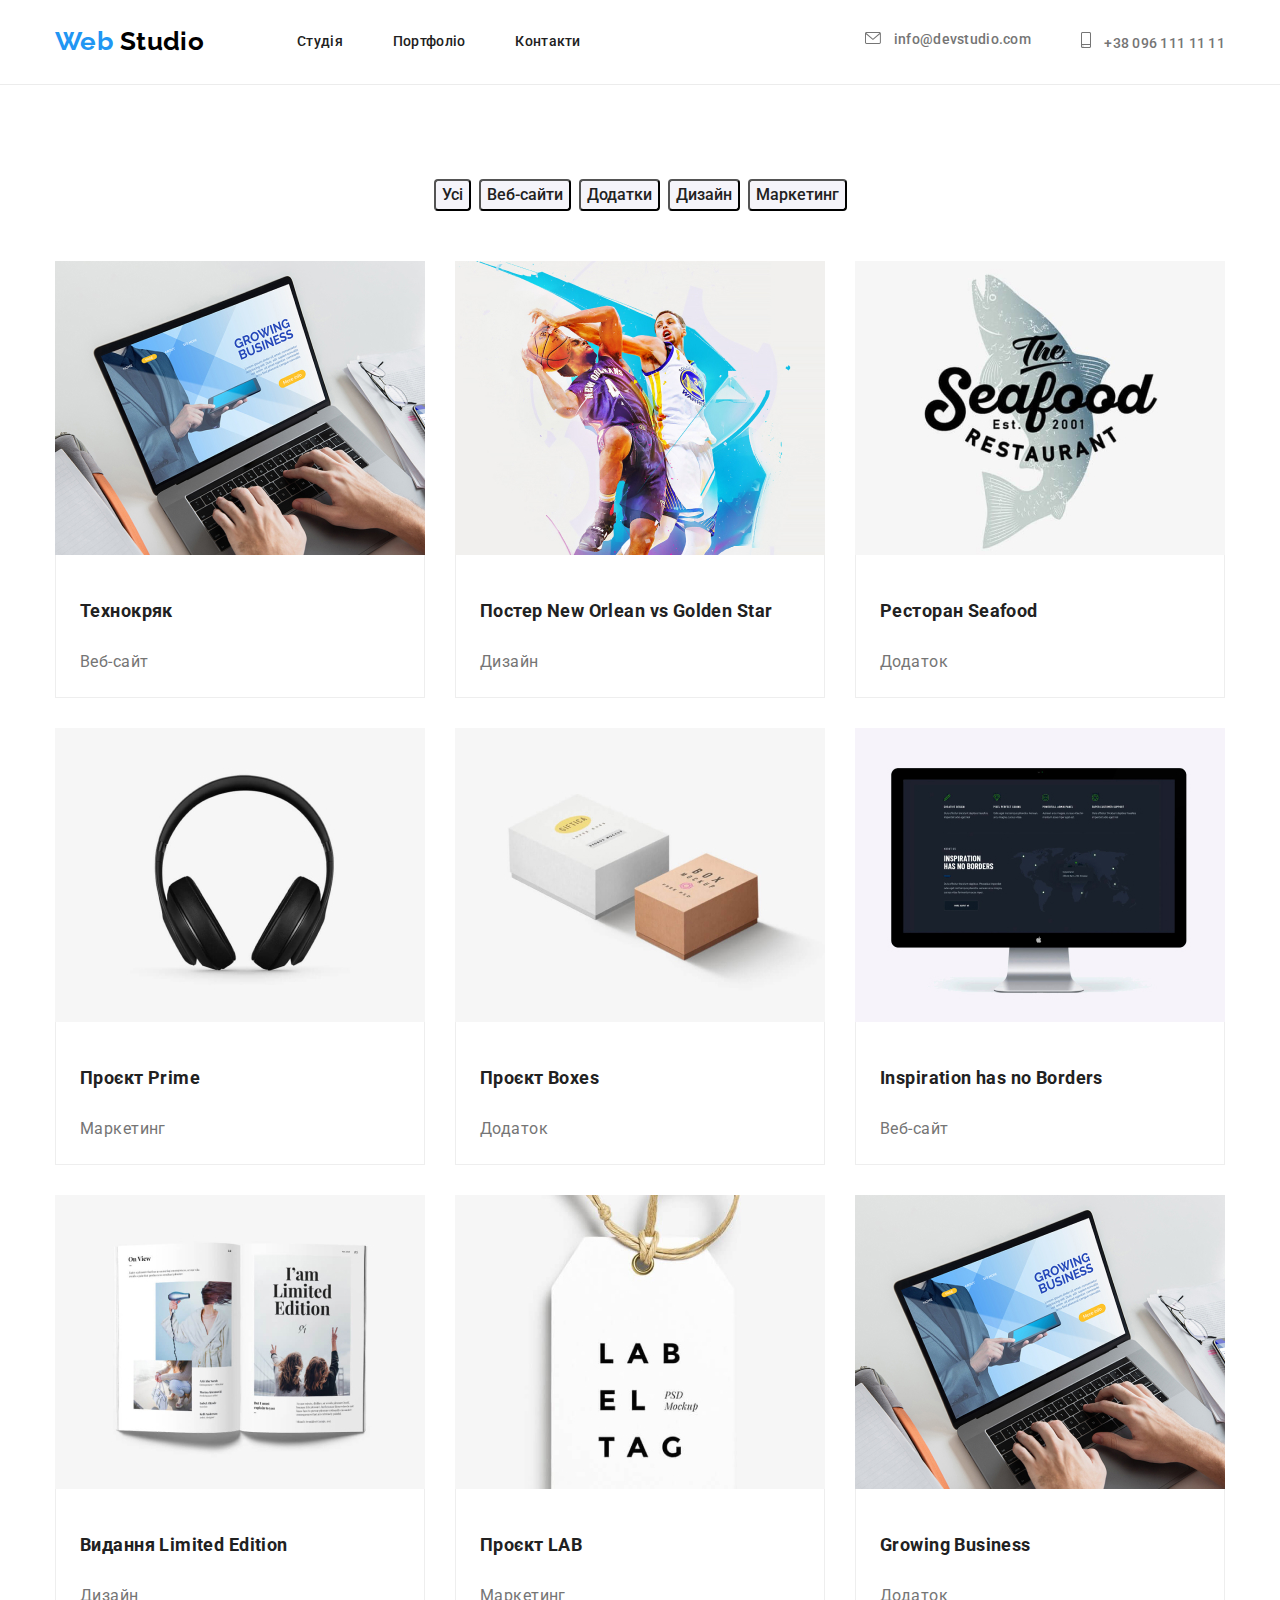
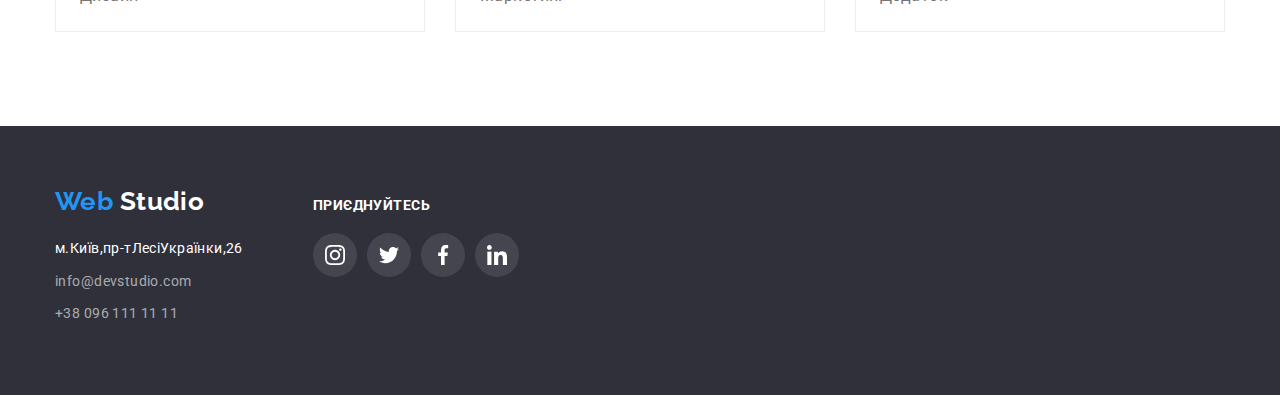
<file: portfolio.html>
<!DOCTYPE html>
<html lang="en">
<head>
    <meta charset="UTF-8">
    <meta http-equiv="X-UA-Compatible" content="IE=edge">
    <meta name="viewport" content="width=device-width, initial-scale=1.0">
    <link rel="preconnect" href="https://fonts.googleapis.com">
    <link rel="preconnect" href="https://fonts.gstatic.com" crossorigin>
    <link href="https://fonts.googleapis.com/css2?family=Raleway:wght@700&family=Roboto:wght@400;500;700;900&display=swap" rel="stylesheet">
    <link rel="stylesheet" href="https://cdnjs.cloudflare.com/ajax/libs/modern-normalize/1.1.0/modern-normalize.min.css">
    <title>Document</title>
    <link rel="stylesheet" href="./css/styles.css">
</head>

<body>

    <!--Шапка сайту-->
<header class="header">

    <nav class="container main-nav">

        <a class="logo-index" href="./index.html">
            <p class="logo"> Web <span class="logo-white">Studio</span> </p>
        </a>

        <ul class="site-nav lyst">
            <li class="nav-item"><a href="./index.html" class="nav-lyst">Студія</a></li>
            <li class="nav-item"><a href="./portfolio.html" class="nav-lyst">Портфоліо</a></li>
            <li class="nav-item"><a href="" class="nav-lyst">Контакти</a></li>
        </ul>



        <ul class="site-nav-contact lyst">
            <li class="nav-item mail-item">
                
                <a class="site-nav-mail" href="mailto:info@devstudio.com" > 
                    <svg class="site-nav-envelopes">
                    <use href="./images/symbol-defs.svg#icon-envelope"></use>
                </svg> info@devstudio.com</a>
            </li>

            <li class="nav-item cellfone">
                
                <a class="site-nav-tel" href="tel:+380961111111">
                     <svg class="site-nav-smartphone">
                    <use href="./images/symbol-defs.svg#icon-smartphone"></use>
                </svg> +38 096 111 11 11</a>
            </li>
        </ul>


    </nav>
</header>


<main >
<section class="section">
    <!--Особливості-->
  <div class="container">
    <h1 class="visually-hidden">Особливості</h1>
    <!--Filtres-->

    <ul class="button lyst">
        <li class="button-about"> <button type="button" class="button-lyst"> Усі </button>    </li>
        <li class="button-about"> <button type="button" class="button-lyst"> Веб-сайти </button>    </li>
        <li class="button-about"> <button type="button" class="button-lyst"> Додатки </button>   </li>
        <li class="button-about"> <button type="button" class="button-lyst"> Дизайн </button>   </li>
        <li class="button-about"> <button type="button" class="button-lyst"> Маркетинг</button>   </li>
    </ul>
    </div>
    

    <!--Portfolio-->
<div class="container">
    <ul class="pf-about lyst">

        <li class="pf-elements"> <a class="lyst" href=""> <img src="./images/imgp8.jpg" alt="Growing Business" width="370"
                    height="294">
                <div class="pf-coctent">
                    <h3 class="pf-title">Технокряк</h3>
                    <p class="pf-lyst">Веб-сайт</p> </a>
            </div>
        </li>

        <li class="pf-elements"> 
             <a class="lyst" href=""> <img src="./images/imgp1.jpg" alt="Постер New Orlean vs Golden Star" width="370" height="294">
              <div class="pf-coctent">
        <h3 class="pf-title">Постер New Orlean vs Golden Star</h3>
        <p class="pf-lyst">Дизайн</p> </a>
        </div>
        </li>

        <li class="pf-elements">  <a class="lyst" href=""> <img src="./images/imgp2.jpg" alt="Ресторан Seafood" width="370" height="294">
              <div class="pf-coctent">
        <h3 class="pf-title">Ресторан Seafood</h3>
        <p class="pf-lyst">Додаток</p> </a>
        </div>

        </li>

        <li class="pf-elements">  <a class="lyst" href=""> <img src="./images/imgp3.jpg" alt="Проєкт Prime" width="370" height="294">
              <div class="pf-coctent">
        <h3 class="pf-title">Проєкт Prime</h3>
        <p class="pf-lyst">Маркетинг</p> </a>
        </div>
        </li>

        <li class="pf-elements">  <a class="lyst" href=""> <img src="./images/imgp4.jpg" alt="Проєкт Boxes" width="370" height="294">
              <div class="pf-coctent">
        <h3 class="pf-title">Проєкт Boxes</h3>
        <p class="pf-lyst">Додаток</p> </a> 
        </div>
        </li>

        <li class="pf-elements">  <a class="lyst" href=""> <img src="./images/imgp5.jpg" alt="Inspiration has no Borders" width="370" height="294">
              <div class="pf-coctent">
        <h3 class="pf-title">Inspiration has no Borders</h3>
        <p class="pf-lyst">Веб-сайт</p> </a>
        </div>
        </li>

        <li class="pf-elements">  <a class="lyst" href=""> <img src="./images/imgp6.jpg" alt="Видання Limited Edition" width="370" height="294">
              <div class="pf-coctent">
        <h3 class="pf-title">Видання Limited Edition</h3>
        <p class="pf-lyst">Дизайн</p> </a> 
        </div>
        </li>

        <li class="pf-elements">  <a class="lyst" href=""> <img src="./images/imgp7.jpg" alt="Проєкт LAB" width="370" height="294">
              <div class="pf-coctent">
        <h3 class="pf-title">Проєкт LAB</h3>
        <p class="pf-lyst">Маркетинг</p> </a>   
        </div>
        </li>

        <li class="pf-elements">  <a class="lyst" href=""> <img src="./images/imgp8.jpg" alt="Growing Business" width="370" height="294">
              <div class="pf-coctent">
        <h3 class="pf-title">Growing Business</h3>
        <p class="pf-lyst">Додаток</p> </a>
        </div>
            
        </li>
    </ul>
</div>

</section>

</main>

<!---------------Підвал---------------->

<footer class="footer">
    <div class="container footer-title">
        <div class="address">

            <a class="logo-index" href="">
                <p class="logo"> Web <span class="logo-studio">Studio</span> </p>
            </a>

            <address>
                <ul class="address lyst">
                    <li class="addres-about addres-top"><a
                            href="https://www.google.com/maps/search/,26+maps/@50.4728094,30.4184101,12z/data=!3m1!4b1"
                            class="maps">м.Київ,пр-тЛесіУкраїнки,26 </a></li>
                    <li class="addres-about"><a href="mailto:info@devstudio.com"
                            class="address-title">info@devstudio.com</a></li>
                    <li class="addres-about"><a href="tel:+380961111111" class="address-title">+38 096 111 11 11</a>
                    </li>
                </ul>

            </address>
        </div>


        <!----------Приєднуйтесь------------->



        <div class="join">

            <div>

                <h2 class="join-title">Приєднуйтесь</h2>

                <ul class="join-list">

                    <a class="join-button" href="">
                        <svg class="join-icon">
                            <use href="./images/symbol-defs.svg#icon-instagram"></use>
                        </svg> </a>

                    <a class="join-button" href="">
                        <svg class="join-icon">
                            <use href="./images/symbol-defs.svg#icon-twitter"></use>
                        </svg> </a>

                    <a class="join-button" href="">
                        <svg class="join-icon">
                            <use href="./images/symbol-defs.svg#icon-facebook"></use>
                        </svg> </a>

                    <a class="join-button" href="">
                        <svg class="join-icon">
                            <use href="./images/symbol-defs.svg#icon-linkedin"></use>
                        </svg> </a>


                </ul>

            </div>
        </div>
    </div>
</footer>


</body>
</html>
</file>
<file: css/styles.css>
:root {
  --main-color-text: #757575;
  --title-color: #212121;
  --accent-color: #2196f3;
}

body {
  background-color: #ffffff;
  font-family: "Roboto", sans-serif;
  font-style: normal;
  font-weight: 400;
  font-size: 14px;
  line-height: 1.7;
  letter-spacing: 0.03em;
  margin: 0 auto;

  color: var(--main-color-text);
}

img {
  display: block;
  max-width: 100%;
  height: auto;
}

.container {
  margin-left: auto;
  margin-right: auto;
  width: 1200px;
  padding-left: 15px;
  padding-right: 15px;
}

/* Утиліт для скидування точок */
.lyst {
  text-decoration: none;
  list-style: none;
  margin: 0;
  padding: 0;
}

.visually-hidden {
  position: absolute;
  width: 1px;
  height: 1px;
  margin: -1px;
  border: 0;
  padding: 0;
  white-space: nowrap;
  clip-path: inset(100%);
  clip: rect(0 0 0 0);
  overflow: hidden;
}

/* ul {
    list-style: none;
} */

.header {
  border-bottom: 1px solid #ececec;
}

/* Styling Logo */

.logo-index {
  text-decoration: none;
}

.logo {
  font-family: Raleway, cursive;
  font-weight: 700;
  font-size: 26px;
  line-height: 1.2;
  color: var(--accent-color);
  margin-top: 0;
  margin-bottom: 0;
}

.logo-white {
  font-family: Raleway, cursive;
  font-weight: 700;
  font-size: 26px;
  line-height: 1.2;

  color: #000000;
}
.logo-studio {
  font-family: Raleway, cursive;
  font-weight: 700;
  font-size: 26px;
  line-height: 1.2;
  color: #ffffff;
}

.logo-white:hover,
.logo-white:focus {
  color: var(--accent-color);
}

.logo:hover,
.logo:focus {
  color: var(--accent-color);
}

.logo-studio:hover,
.logo-studio:focus {
  color: var(--accent-color);
}

/* main Portfolio */

/* Styling Naw */

/* mein nav */

.main-nav {
  display: flex;
  align-items: center;
}

.site-nav .nav-lyst {
  display: block;
  font-weight: 500;
  font-size: 14px;
  line-height: 1.14;
  letter-spacing: 0.02em;
  text-decoration: none;
  margin-top: 32px;
  margin-bottom: 32px;

  color: var(--title-color);
}

.site-nav .nav-lyst:hover,
.site-nav .nav-lyst:focus {
  color: var(--accent-color);
}

.site-nav {
  margin-left: 93px;
  display: flex;
}

.site-nav .nav-item:not(:last-child) {
  margin-right: 50px;
}

.site-nav-contact {
  font-weight: 500;
  font-size: 14px;
  line-height: 1.14;
  letter-spacing: 0.02em;
  margin-left: auto;
  display: flex;
}

.site-nav-contact .nav-item:not(:last-child) {
  margin-right: 50px;
}

.site-nav-contact .nav-item {
  margin-top: 32px;
  margin-bottom: 32px;
}

.site-nav-envelopes {
  fill: currentColor;
  width: 16px;
  height: 12px;
  margin-right: 10px;
}
.site-nav-smartphone {
  fill: currentColor;
  width: 10px;
  height: 16px;
  margin-right: 10px;
}

/* style contact */

.site-nav-mail,
.site-nav-tel {
  text-decoration: none;
  color: var(--main-color-text);
}

.site-nav-mail:hover,
.site-nav-mail:focus {
  color: var(--accent-color);
}

.site-nav-tel:hover,
.site-nav-tel:focus {
  color: var(--accent-color);
}

/* hero styles */

.hero-block {
  display: flex;
  justify-content: center;
}

.hero {
  padding: 200px 0;
  text-align: center;

  width: 1600px;
  height: 600px;
  background-image: linear-gradient(
      rgba(47, 48, 58, 0.4),
      rgba(47, 48, 58, 0.4)
    ),
    url(../images/Imghero1.jpg);
}

.section-bissnes {
  width: 696px;
  font-weight: 900;
  font-size: 44px;
  line-height: 1.36;
  text-transform: uppercase;
  margin: 0 auto 30px auto;
  color: #ffffff;
}

.hero-button {
  display: inline-block;
  width: 215px;
  height: 50px;
  left: 692px;
  top: 430px;

  background: var(--accent-color);
  color: #ffffff;
  box-shadow: 0px 4px 4px rgba(0, 0, 0, 0.15);
  border-radius: 4px;
  cursor: pointer;
  padding: 11px 34px;
}

/* features styling */
.features {
  justify-content: space-between;
  color: var(--title-color);
  display: flex;
  flex-wrap: wrap;
}

.features .features-about {
  width: 270px;
}

.features-pictures {
  width: 270px;
  height: 120px;
  padding: 25px;
  margin-bottom: 30px;
  background: #f5f4fa;
}

.features-title {
  margin-top: 0;
  font-weight: 700;
  font-size: 14px;
  line-height: 1.14;
}

.title {
  font-weight: 400;
  font-size: 14px;
  line-height: 1.7;
  color: var(--main-color-text);
  margin-top: 0;
  margin-bottom: 0;
}

/* section section-title styles */
.section {
  padding-top: 94px;
  padding-bottom: 94px;
  background-color: #ffffff;
  color: var(--title-color);
}

.team {
  background-color: #f5f4fa;
}

.section-title {
  font-weight: 700;
  font-size: 36px;
  line-height: 1.16;
  text-align: center;
  letter-spacing: 0.03em;
  margin-top: 0;
  margin-bottom: 50px;
}

.section-top {
  padding-top: 0;
}

.work {
  justify-content: space-between;
  display: flex;
  flex-wrap: wrap;
}

.work-list {
}

.section-about {
  justify-content: space-between;
  display: flex;
  flex-wrap: wrap;
  height: 428px;
}

.sectiont-social-list {
  width: 270px;
  background: #ffffff;
  box-shadow: 0px 1px 3px rgba(0, 0, 0, 0.12), 0px 1px 1px rgba(0, 0, 0, 0.14),
    0px 2px 1px rgba(0, 0, 0, 0.2);
  border-radius: 0px 0px 4px 4px;
}

.social-ul {
  padding: 0;
  margin: 0;
}

.social-work {
  justify-content: center;
  margin: 0;
  padding: 0;
  display: flex;
}

.social-item {
  padding: 0;
  border: 0;
  background-color: #ffffff;
  border-radius: 50%;
  width: 44px;
  height: 44px;
  margin-right: 10px;
  color: #afb1b8;
}

.social-item:hover {
  background-color: var(--accent-color);
  color: #ffffff;
}

.section-social:hover {
  fill: #ffffff;
}

.section-social {
  margin: 12px;
  width: 20px;
  height: 20px;
  fill: currentColor;
}

.section-title-team {
  font-weight: 700;
  font-size: 36px;
  line-height: 1.16;
  text-align: center;
  margin-top: 0;
  margin-bottom: 50px;
}

.section-list {
  font-weight: 500;
  font-size: 16px;
  line-height: 1.18;
  text-align: center;
  margin-top: 30px;
  margin-bottom: 10px;
}

.section-profession {
  font-weight: 400;
  font-size: 16px;
  line-height: 1.18;
  text-align: center;
  color: var(--main-color-text);
  margin-top: 0;
  margin-bottom: 16px;
}

/* Особливості Filters  */

.button .button-lyst {
  font-weight: 500;
  font-size: 16px;
  line-height: 1.6;
  border-radius: 4px;
  cursor: pointer;
  color: var(--title-color);
  background: #f5f4fa;
}

.button {
  justify-content: center;

  margin-bottom: 50px;
  display: flex;
}

.button-about {
  margin-left: 4px;
  margin-right: 4px;
}

.button .button-lyst:hover,
.button .button-lyst:focus {
  color: var(--accent-color);
  box-shadow: 0px 1px 3px rgba(0, 0, 0, 0.12), 0px 1px 1px rgba(0, 0, 0, 0.14),
    0px 2px 1px rgba(0, 0, 0, 0.2);
}

/* PORTFOLIO */

.pf-about {
  display: flex;
  flex-wrap: wrap;
  margin: -15px;
}

.pf-coctent {
  border-right: 1px solid #eeeeee;
  border-bottom: 1px solid #eeeeee;
  border-left: 1px solid #eeeeee;
  padding: 20px 24px;
}

/* .pf-elements:nth-child(3n) {
    margin-right: 0;
}

.pf-elements:nth-last-child(-n +3){
    margin-bottom: 0;
} */

.pf-elements {
  width: 370px;
  margin: 15px;
  /* margin-right: 30px;
    margin-bottom: 30px; */
}

.pf-title {
  font-weight: 700;
  font-size: 18px;
  line-height: 2;
  text-decoration: none;
  color: var(--title-color);
}
.pf-lyst {
  font-weight: 400;
  font-size: 16px;
  line-height: 30px;
  text-decoration: none;
  color: var(--main-color-text);
  margin-top: 0;
  margin-bottom: 0;
}

/* --------Постійні клієнти--------- */

.client-title {
  color: var(--title-color);
  font-weight: 700;
  font-size: 36px;
  line-height: 42px;
  text-align: center;
  letter-spacing: 0.03em;
  margin-top: 0;
  margin-bottom: 50px;
}

.client-ul {
  padding: 0;
  margin: 0;
}

.client-list {
  justify-content: space-between;
  display: flex;
  padding: 0;
  margin: 0;
}

.client-about {
  padding: 16px 32px;
  width: 170px;
  height: 92px;
  fill: #afb1b8;
  border: 1px solid #afb1b8;
  border-radius: 4px;
}
.client-about:hover {
  fill: var(--accent-color);
  border: solid 1px var(--accent-color);
}

/* Footer styling */

.footer {
  padding: 60px 0;
  background: #2f303a;
}

.maps {
  text-decoration: none;
  font-weight: 400;
  font-size: 14px;
  line-height: 1.7;
  color: #ffffff;
}

.address {
  list-style: none;
  margin: 0;
  padding: 0;
  font-style: normal;
}

.addres-about {
  margin-bottom: 9px;
}

.addres-top {
  margin-top: 20px;
}

.address-title {
  text-decoration: none;
  font-style: normal;
  font-weight: 400;
  font-size: 14px;
  line-height: 1.7;
  color: rgba(255, 255, 255, 0.6);
}

.maps:hover,
.maps:focus {
  color: var(--accent-color);
}

.address-title:hover,
.address-title:focus {
  color: var(--accent-color);
}

.join {
  margin-left: 70px;
}

.join-ul {
  padding: 0;
  margin: 0;
}

.join-title {
  font-weight: 700;
  font-size: 14px;
  line-height: 16px;
  letter-spacing: 0.03em;
  text-transform: uppercase;
  color: #ffffff;
  margin-bottom: 20px;
}

.footer-title {
  display: flex;
}

.join-list {
  display: flex;

  margin: 0;
  padding: 0;
}

.join-button {
  width: 44px;
  height: 44px;
  padding: 0;
  border: 0;
  background-color: rgba(255, 255, 255, 0.1);
  border-radius: 50%;
  margin-right: 10px;
}
.join-button:hover {
  background-color: var(--accent-color);
}

.join-icon {
  margin: 12px;
  width: 20px;
  height: 20px;
  fill: #ffffff;
}
</file>
